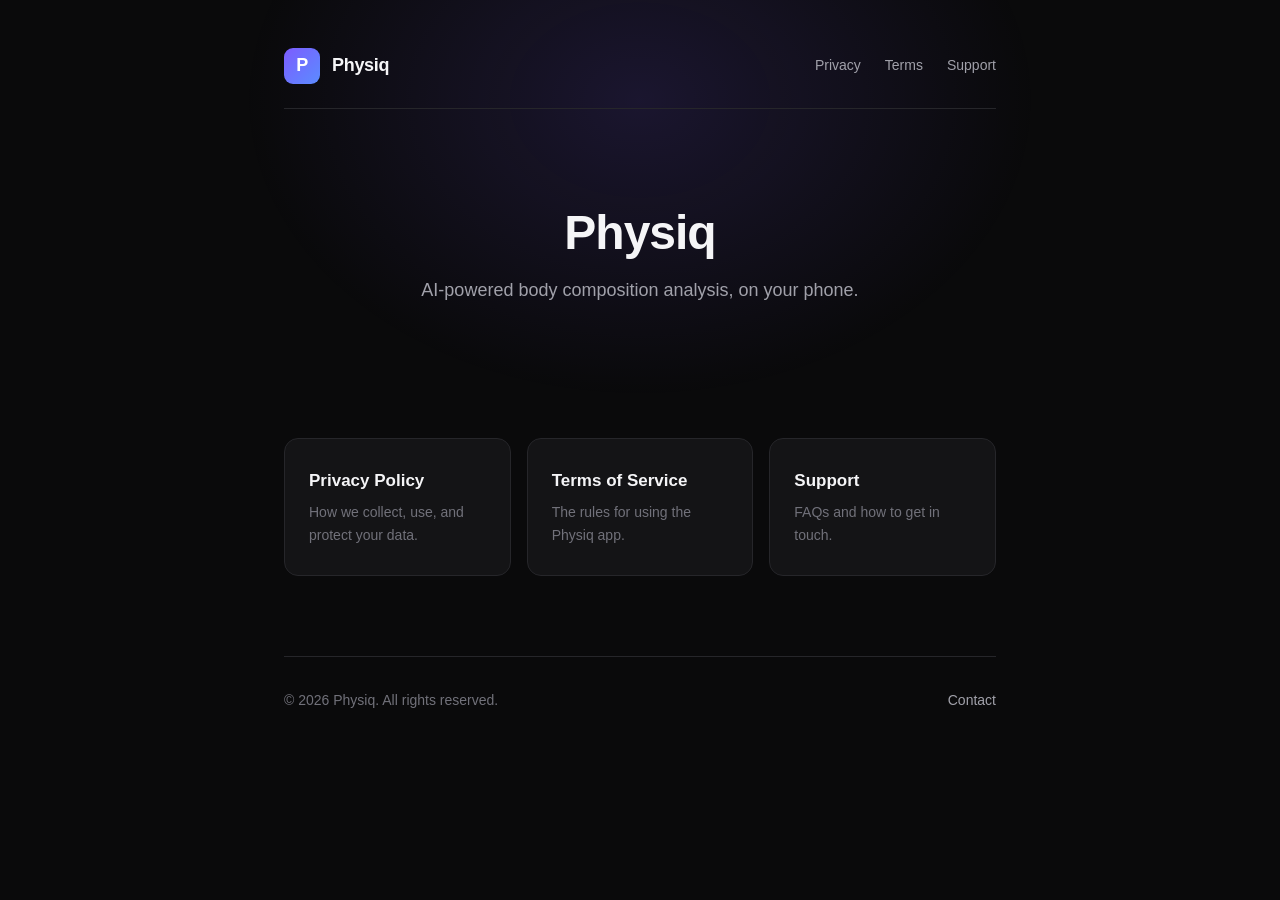
<file: index.html>
<!DOCTYPE html>
<html lang="en">
<head>
  <meta charset="UTF-8" />
  <meta name="viewport" content="width=device-width, initial-scale=1.0" />
  <meta name="description" content="Physiq — AI-powered body composition analysis." />
  <meta name="theme-color" content="#0a0a0b" />
  <title>Physiq</title>
  <link rel="stylesheet" href="styles.css" />
</head>
<body>
  <div class="bg-glow"></div>
  <div class="container">
    <header class="site-header">
      <div class="logo">P</div>
      <div class="brand">Physiq</div>
      <nav class="site-nav">
        <a href="privacy.html">Privacy</a>
        <a href="terms.html">Terms</a>
        <a href="support.html">Support</a>
      </nav>
    </header>

    <div class="hero">
      <h1>Physiq</h1>
      <p>AI-powered body composition analysis, on your phone.</p>
    </div>

    <div class="link-grid">
      <a class="link-card" href="privacy.html">
        <h3>Privacy Policy</h3>
        <p>How we collect, use, and protect your data.</p>
      </a>
      <a class="link-card" href="terms.html">
        <h3>Terms of Service</h3>
        <p>The rules for using the Physiq app.</p>
      </a>
      <a class="link-card" href="support.html">
        <h3>Support</h3>
        <p>FAQs and how to get in touch.</p>
      </a>
    </div>

    <footer>
      <div>© 2026 Physiq. All rights reserved.</div>
      <nav>
        <a href="mailto:stimtroop@gmail.com">Contact</a>
      </nav>
    </footer>
  </div>
</body>
</html>
</file>
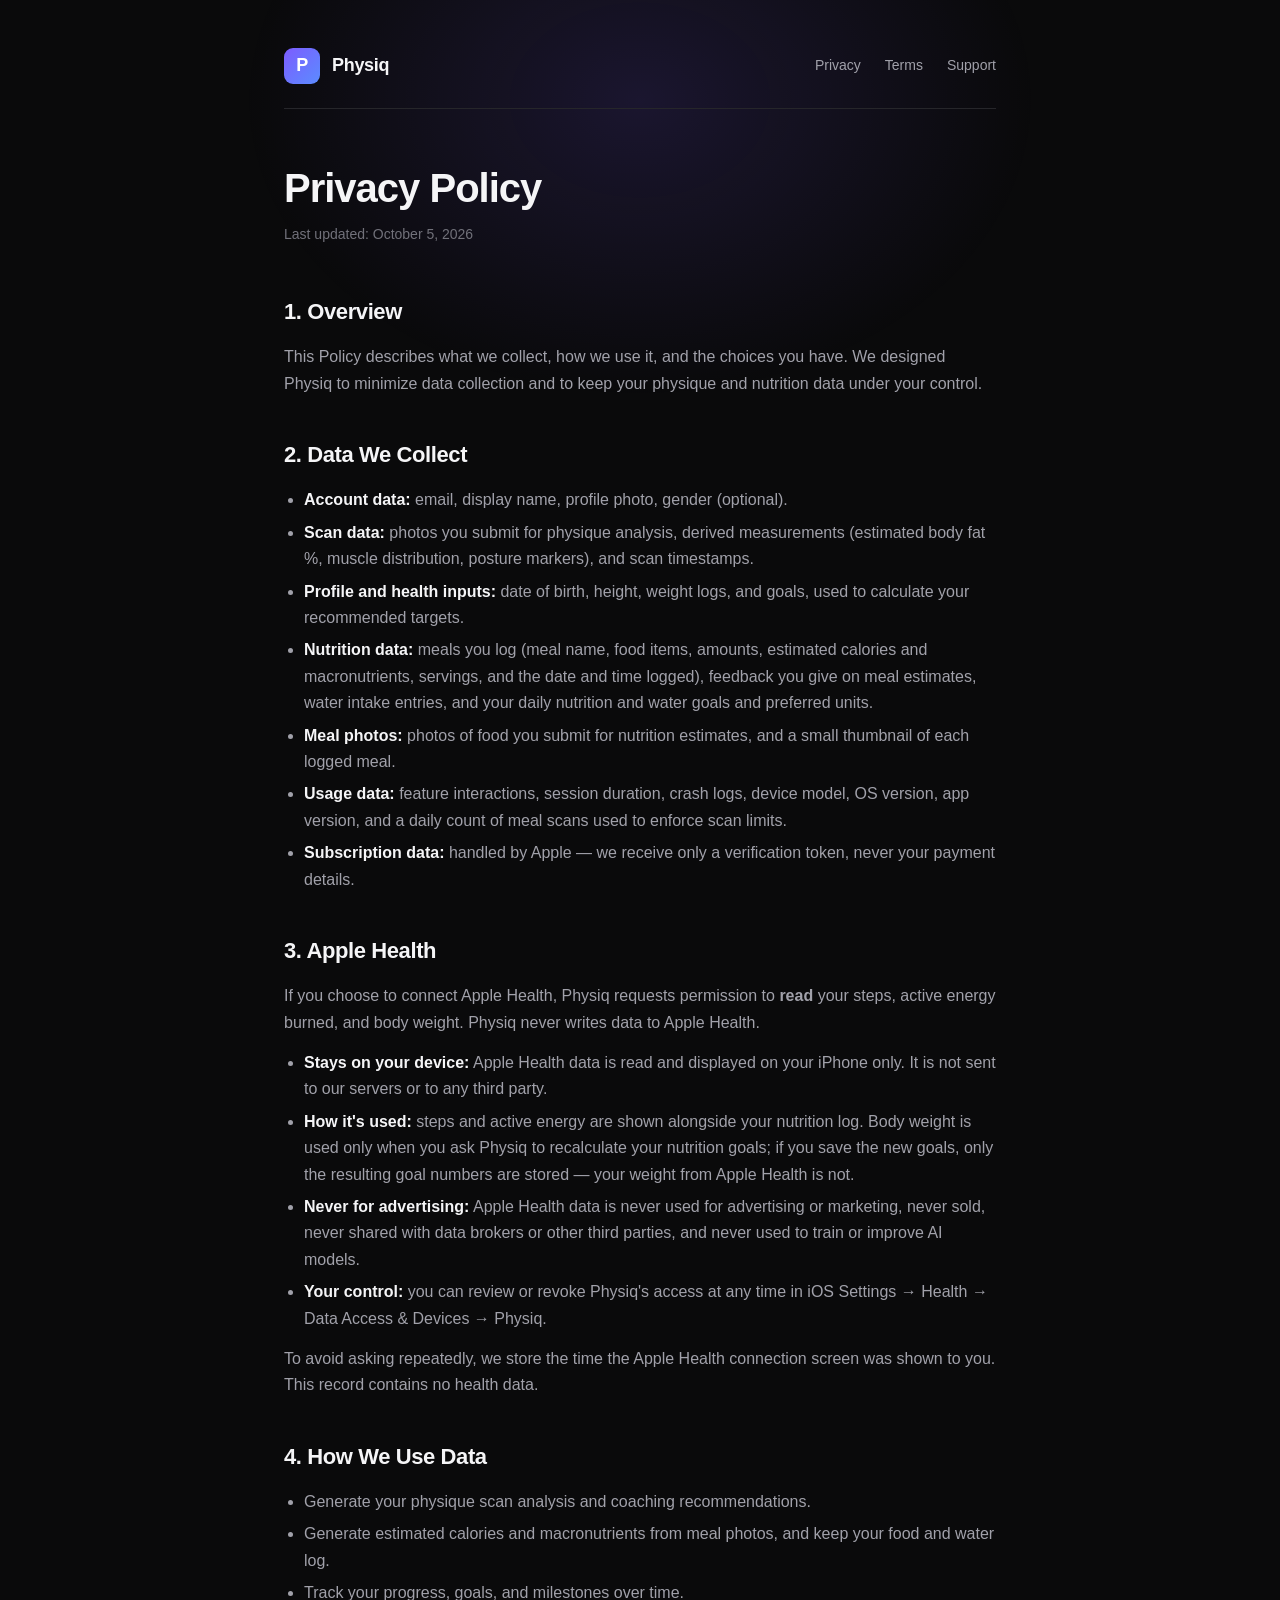
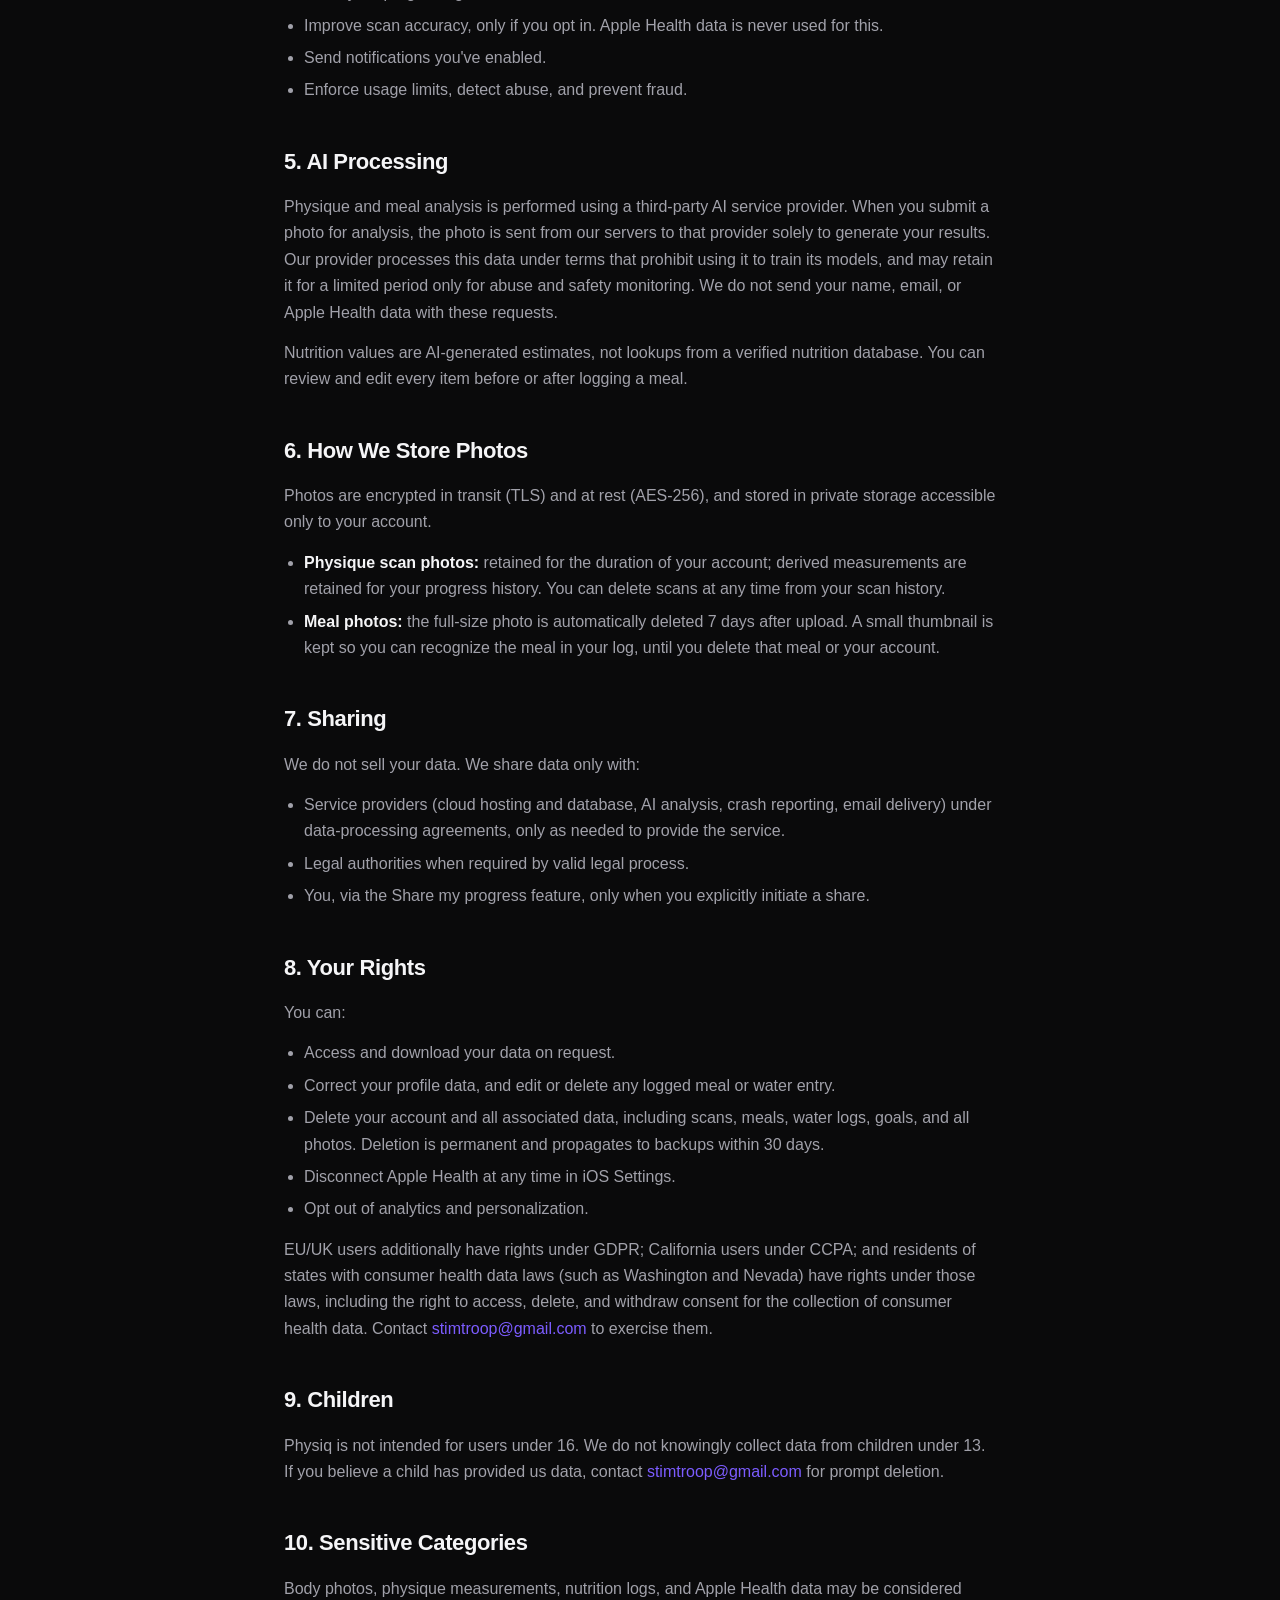
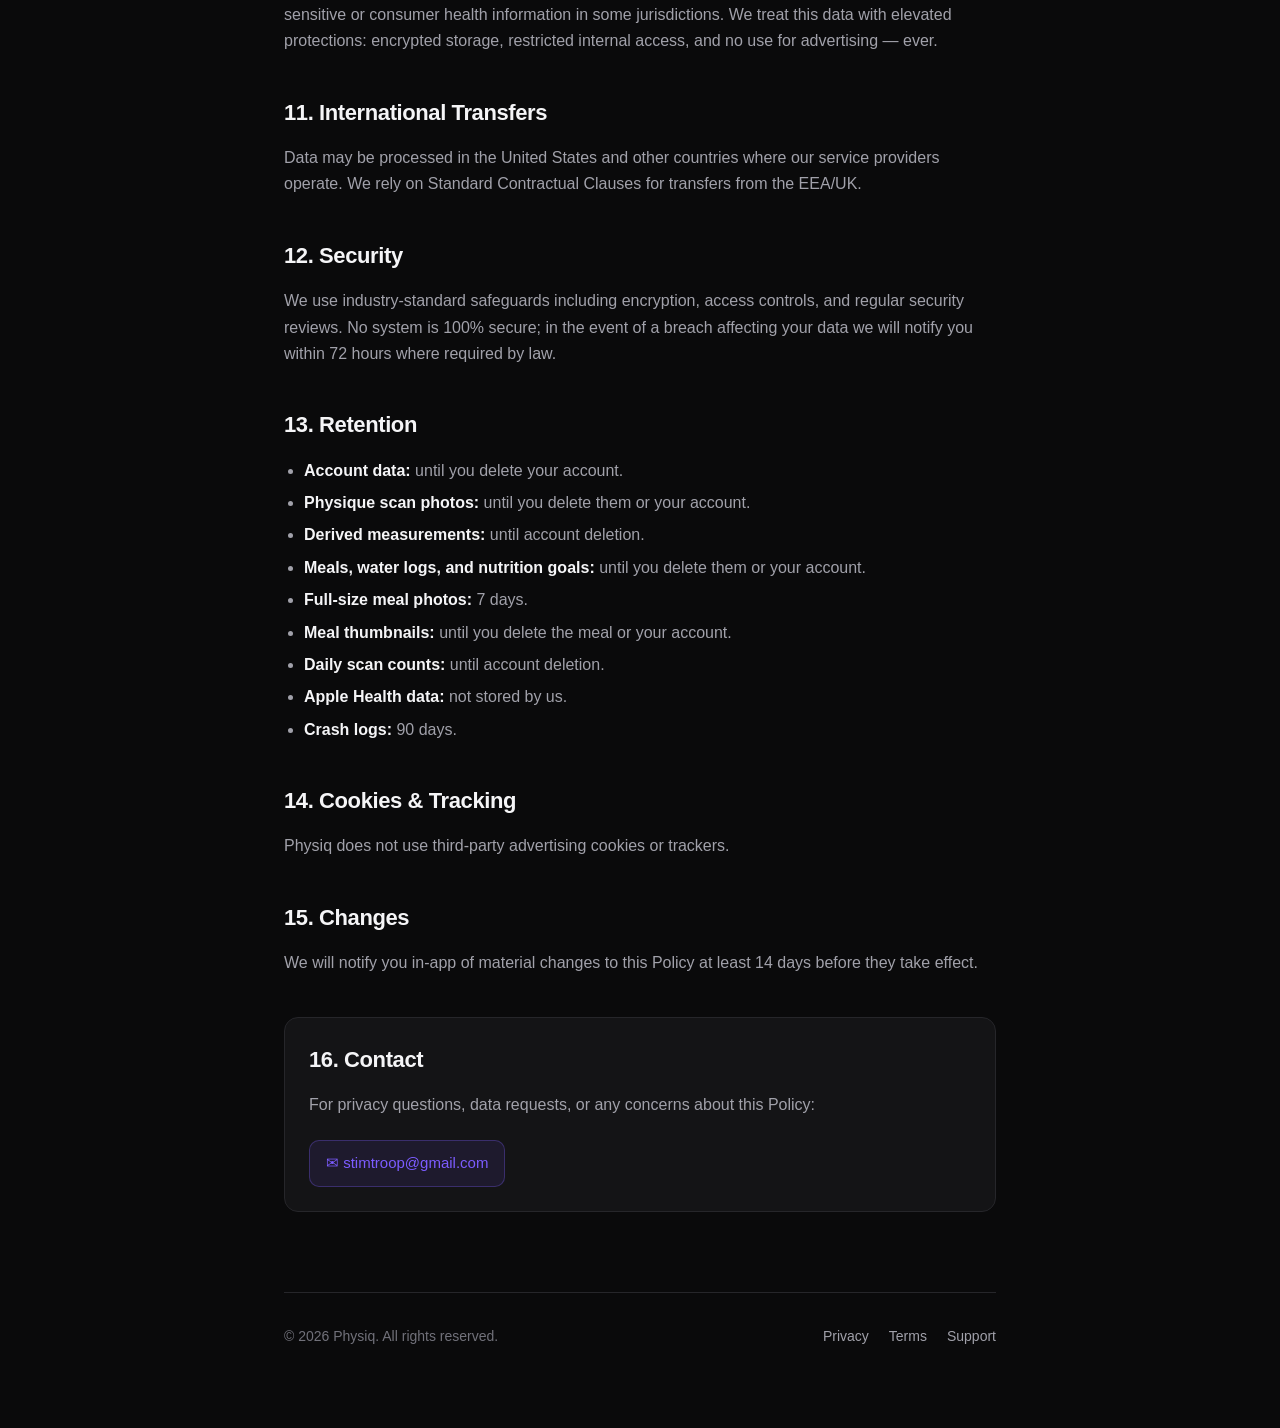
<file: privacy.html>
<!DOCTYPE html>
<html lang="en">
<head>
  <meta charset="UTF-8" />
  <meta name="viewport" content="width=device-width, initial-scale=1.0" />
  <meta name="description" content="Physiq Privacy Policy — how we collect, use, and protect your data." />
  <meta name="theme-color" content="#0a0a0b" />
  <title>Privacy Policy — Physiq</title>
  <link rel="stylesheet" href="styles.css" />
</head>
<body>
  <div class="bg-glow"></div>
  <div class="container">
    <header class="site-header">
      <div class="logo">P</div>
      <div class="brand">Physiq</div>
      <nav class="site-nav">
        <a href="privacy.html">Privacy</a>
        <a href="terms.html">Terms</a>
        <a href="support.html">Support</a>
      </nav>
    </header>

    <h1>Privacy Policy</h1>
    <p class="updated">Last updated: October 5, 2026</p>

    <h2>1. Overview</h2>
    <p>This Policy describes what we collect, how we use it, and the choices you have. We designed Physiq to minimize data collection and to keep your physique and nutrition data under your control.</p>

    <h2>2. Data We Collect</h2>
    <ul>
      <li><strong>Account data:</strong> email, display name, profile photo, gender (optional).</li>
      <li><strong>Scan data:</strong> photos you submit for physique analysis, derived measurements (estimated body fat %, muscle distribution, posture markers), and scan timestamps.</li>
      <li><strong>Profile and health inputs:</strong> date of birth, height, weight logs, and goals, used to calculate your recommended targets.</li>
      <li><strong>Nutrition data:</strong> meals you log (meal name, food items, amounts, estimated calories and macronutrients, servings, and the date and time logged), feedback you give on meal estimates, water intake entries, and your daily nutrition and water goals and preferred units.</li>
      <li><strong>Meal photos:</strong> photos of food you submit for nutrition estimates, and a small thumbnail of each logged meal.</li>
      <li><strong>Usage data:</strong> feature interactions, session duration, crash logs, device model, OS version, app version, and a daily count of meal scans used to enforce scan limits.</li>
      <li><strong>Subscription data:</strong> handled by Apple — we receive only a verification token, never your payment details.</li>
    </ul>

    <h2>3. Apple Health</h2>
    <p>If you choose to connect Apple Health, Physiq requests permission to <strong>read</strong> your steps, active energy burned, and body weight. Physiq never writes data to Apple Health.</p>
    <ul>
      <li><strong>Stays on your device:</strong> Apple Health data is read and displayed on your iPhone only. It is not sent to our servers or to any third party.</li>
      <li><strong>How it's used:</strong> steps and active energy are shown alongside your nutrition log. Body weight is used only when you ask Physiq to recalculate your nutrition goals; if you save the new goals, only the resulting goal numbers are stored — your weight from Apple Health is not.</li>
      <li><strong>Never for advertising:</strong> Apple Health data is never used for advertising or marketing, never sold, never shared with data brokers or other third parties, and never used to train or improve AI models.</li>
      <li><strong>Your control:</strong> you can review or revoke Physiq's access at any time in iOS Settings → Health → Data Access &amp; Devices → Physiq.</li>
    </ul>
    <p>To avoid asking repeatedly, we store the time the Apple Health connection screen was shown to you. This record contains no health data.</p>

    <h2>4. How We Use Data</h2>
    <ul>
      <li>Generate your physique scan analysis and coaching recommendations.</li>
      <li>Generate estimated calories and macronutrients from meal photos, and keep your food and water log.</li>
      <li>Track your progress, goals, and milestones over time.</li>
      <li>Improve scan accuracy, only if you opt in. Apple Health data is never used for this.</li>
      <li>Send notifications you've enabled.</li>
      <li>Enforce usage limits, detect abuse, and prevent fraud.</li>
    </ul>

    <h2>5. AI Processing</h2>
    <p>Physique and meal analysis is performed using a third-party AI service provider. When you submit a photo for analysis, the photo is sent from our servers to that provider solely to generate your results. Our provider processes this data under terms that prohibit using it to train its models, and may retain it for a limited period only for abuse and safety monitoring. We do not send your name, email, or Apple Health data with these requests.</p>
    <p>Nutrition values are AI-generated estimates, not lookups from a verified nutrition database. You can review and edit every item before or after logging a meal.</p>

    <h2>6. How We Store Photos</h2>
    <p>Photos are encrypted in transit (TLS) and at rest (AES-256), and stored in private storage accessible only to your account.</p>
    <ul>
      <li><strong>Physique scan photos:</strong> retained for the duration of your account; derived measurements are retained for your progress history. You can delete scans at any time from your scan history.</li>
      <li><strong>Meal photos:</strong> the full-size photo is automatically deleted 7 days after upload. A small thumbnail is kept so you can recognize the meal in your log, until you delete that meal or your account.</li>
    </ul>

    <h2>7. Sharing</h2>
    <p>We do not sell your data. We share data only with:</p>
    <ul>
      <li>Service providers (cloud hosting and database, AI analysis, crash reporting, email delivery) under data-processing agreements, only as needed to provide the service.</li>
      <li>Legal authorities when required by valid legal process.</li>
      <li>You, via the Share my progress feature, only when you explicitly initiate a share.</li>
    </ul>

    <h2>8. Your Rights</h2>
    <p>You can:</p>
    <ul>
      <li>Access and download your data on request.</li>
      <li>Correct your profile data, and edit or delete any logged meal or water entry.</li>
      <li>Delete your account and all associated data, including scans, meals, water logs, goals, and all photos. Deletion is permanent and propagates to backups within 30 days.</li>
      <li>Disconnect Apple Health at any time in iOS Settings.</li>
      <li>Opt out of analytics and personalization.</li>
    </ul>
    <p>EU/UK users additionally have rights under GDPR; California users under CCPA; and residents of states with consumer health data laws (such as Washington and Nevada) have rights under those laws, including the right to access, delete, and withdraw consent for the collection of consumer health data. Contact <a href="mailto:stimtroop@gmail.com">stimtroop@gmail.com</a> to exercise them.</p>

    <h2>9. Children</h2>
    <p>Physiq is not intended for users under 16. We do not knowingly collect data from children under 13. If you believe a child has provided us data, contact <a href="mailto:stimtroop@gmail.com">stimtroop@gmail.com</a> for prompt deletion.</p>

    <h2>10. Sensitive Categories</h2>
    <p>Body photos, physique measurements, nutrition logs, and Apple Health data may be considered sensitive or consumer health information in some jurisdictions. We treat this data with elevated protections: encrypted storage, restricted internal access, and no use for advertising — ever.</p>

    <h2>11. International Transfers</h2>
    <p>Data may be processed in the United States and other countries where our service providers operate. We rely on Standard Contractual Clauses for transfers from the EEA/UK.</p>

    <h2>12. Security</h2>
    <p>We use industry-standard safeguards including encryption, access controls, and regular security reviews. No system is 100% secure; in the event of a breach affecting your data we will notify you within 72 hours where required by law.</p>

    <h2>13. Retention</h2>
    <ul>
      <li><strong>Account data:</strong> until you delete your account.</li>
      <li><strong>Physique scan photos:</strong> until you delete them or your account.</li>
      <li><strong>Derived measurements:</strong> until account deletion.</li>
      <li><strong>Meals, water logs, and nutrition goals:</strong> until you delete them or your account.</li>
      <li><strong>Full-size meal photos:</strong> 7 days.</li>
      <li><strong>Meal thumbnails:</strong> until you delete the meal or your account.</li>
      <li><strong>Daily scan counts:</strong> until account deletion.</li>
      <li><strong>Apple Health data:</strong> not stored by us.</li>
      <li><strong>Crash logs:</strong> 90 days.</li>
    </ul>

    <h2>14. Cookies &amp; Tracking</h2>
    <p>Physiq does not use third-party advertising cookies or trackers.</p>

    <h2>15. Changes</h2>
    <p>We will notify you in-app of material changes to this Policy at least 14 days before they take effect.</p>

    <div class="contact-card">
      <h2>16. Contact</h2>
      <p>For privacy questions, data requests, or any concerns about this Policy:</p>
      <a class="email-link" href="mailto:stimtroop@gmail.com">✉ stimtroop@gmail.com</a>
    </div>

    <footer>
      <div>© 2026 Physiq. All rights reserved.</div>
      <nav>
        <a href="privacy.html">Privacy</a>
        <a href="terms.html">Terms</a>
        <a href="support.html">Support</a>
      </nav>
    </footer>
  </div>
</body>
</html>
</file>
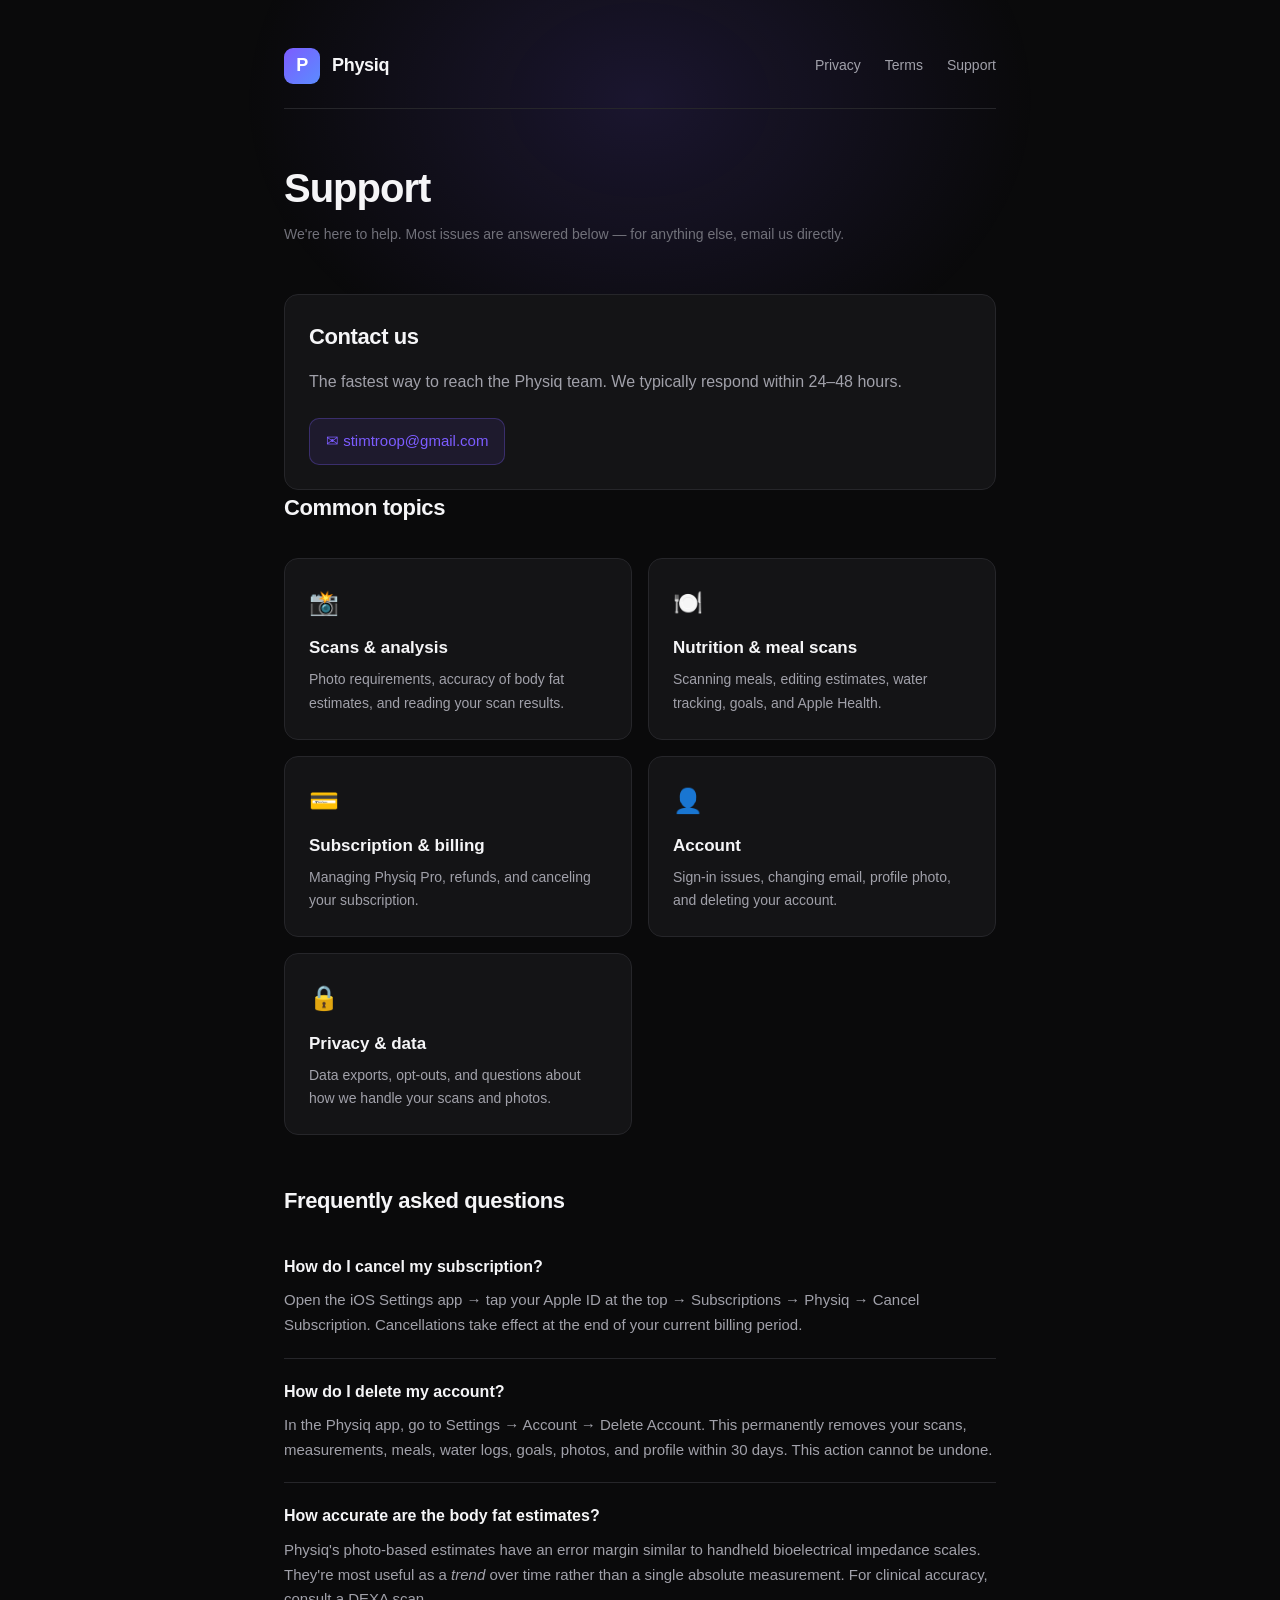
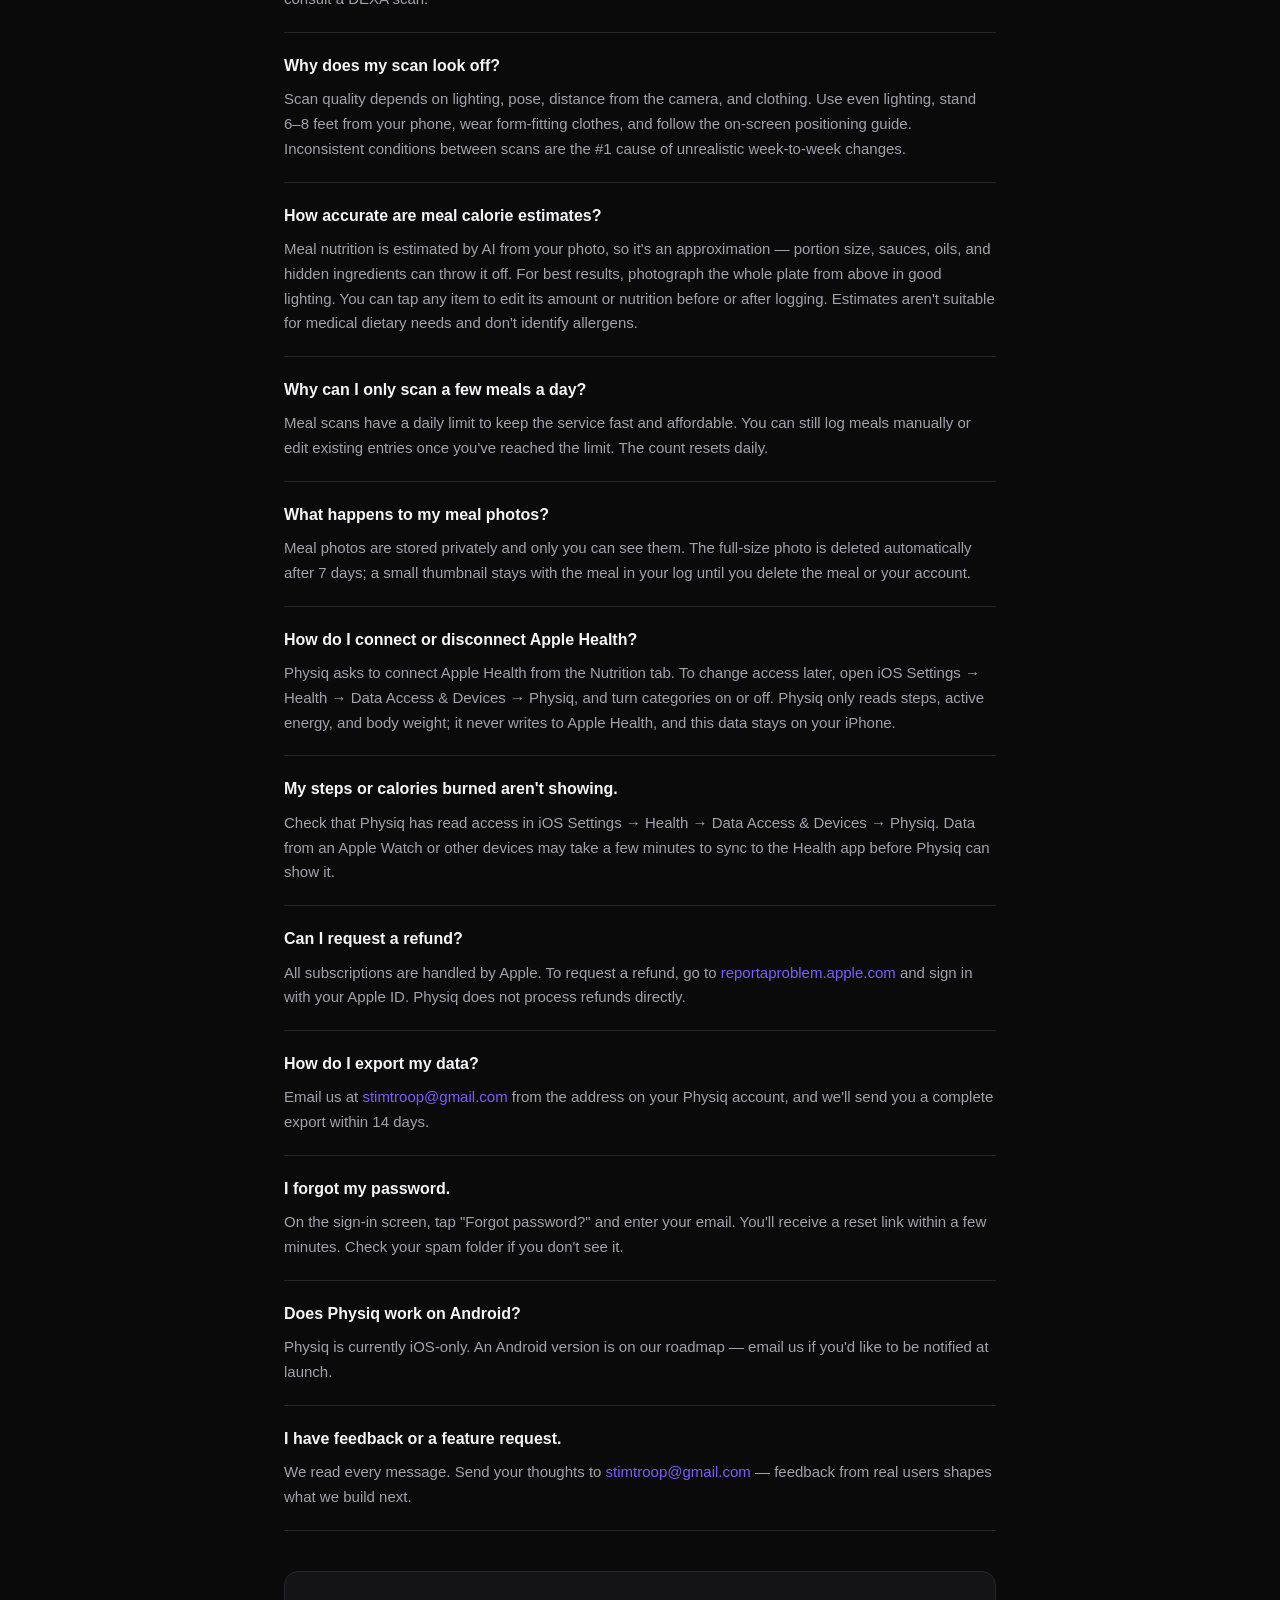
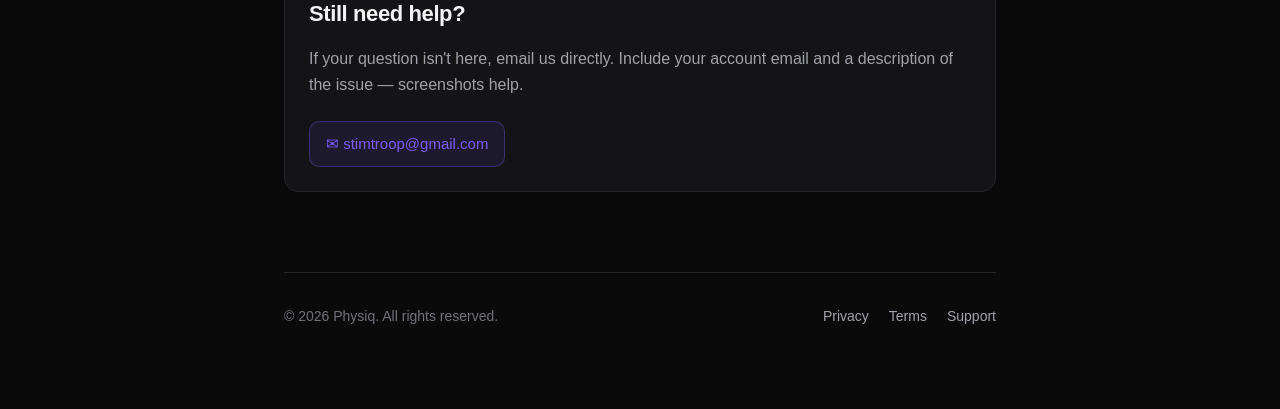
<file: support.html>
<!DOCTYPE html>
<html lang="en">
<head>
  <meta charset="UTF-8" />
  <meta name="viewport" content="width=device-width, initial-scale=1.0" />
  <meta name="description" content="Physiq Support — get help with your account, scans, nutrition, subscription, and more." />
  <meta name="theme-color" content="#0a0a0b" />
  <title>Support — Physiq</title>
  <link rel="stylesheet" href="styles.css" />
</head>
<body>
  <div class="bg-glow"></div>
  <div class="container">
    <header class="site-header">
      <div class="logo">P</div>
      <div class="brand">Physiq</div>
      <nav class="site-nav">
        <a href="privacy.html">Privacy</a>
        <a href="terms.html">Terms</a>
        <a href="support.html">Support</a>
      </nav>
    </header>

    <h1>Support</h1>
    <p class="updated">We're here to help. Most issues are answered below — for anything else, email us directly.</p>

    <div class="contact-card" style="margin-top: 32px;">
      <h2 style="margin-top: 0;">Contact us</h2>
      <p>The fastest way to reach the Physiq team. We typically respond within 24–48 hours.</p>
      <a class="email-link" href="mailto:stimtroop@gmail.com?subject=Physiq%20support">✉ stimtroop@gmail.com</a>
    </div>

    <h2>Common topics</h2>
    <div class="support-grid">
      <div class="support-card">
        <span class="icon">📸</span>
        <h3>Scans &amp; analysis</h3>
        <p>Photo requirements, accuracy of body fat estimates, and reading your scan results.</p>
      </div>
      <div class="support-card">
        <span class="icon">🍽️</span>
        <h3>Nutrition &amp; meal scans</h3>
        <p>Scanning meals, editing estimates, water tracking, goals, and Apple Health.</p>
      </div>
      <div class="support-card">
        <span class="icon">💳</span>
        <h3>Subscription &amp; billing</h3>
        <p>Managing Physiq Pro, refunds, and canceling your subscription.</p>
      </div>
      <div class="support-card">
        <span class="icon">👤</span>
        <h3>Account</h3>
        <p>Sign-in issues, changing email, profile photo, and deleting your account.</p>
      </div>
      <div class="support-card">
        <span class="icon">🔒</span>
        <h3>Privacy &amp; data</h3>
        <p>Data exports, opt-outs, and questions about how we handle your scans and photos.</p>
      </div>
    </div>

    <h2>Frequently asked questions</h2>

    <div class="faq-item">
      <h3>How do I cancel my subscription?</h3>
      <p>Open the iOS Settings app → tap your Apple ID at the top → Subscriptions → Physiq → Cancel Subscription. Cancellations take effect at the end of your current billing period.</p>
    </div>

    <div class="faq-item">
      <h3>How do I delete my account?</h3>
      <p>In the Physiq app, go to Settings → Account → Delete Account. This permanently removes your scans, measurements, meals, water logs, goals, photos, and profile within 30 days. This action cannot be undone.</p>
    </div>

    <div class="faq-item">
      <h3>How accurate are the body fat estimates?</h3>
      <p>Physiq's photo-based estimates have an error margin similar to handheld bioelectrical impedance scales. They're most useful as a <em>trend</em> over time rather than a single absolute measurement. For clinical accuracy, consult a DEXA scan.</p>
    </div>

    <div class="faq-item">
      <h3>Why does my scan look off?</h3>
      <p>Scan quality depends on lighting, pose, distance from the camera, and clothing. Use even lighting, stand 6–8 feet from your phone, wear form-fitting clothes, and follow the on-screen positioning guide. Inconsistent conditions between scans are the #1 cause of unrealistic week-to-week changes.</p>
    </div>

    <div class="faq-item">
      <h3>How accurate are meal calorie estimates?</h3>
      <p>Meal nutrition is estimated by AI from your photo, so it's an approximation — portion size, sauces, oils, and hidden ingredients can throw it off. For best results, photograph the whole plate from above in good lighting. You can tap any item to edit its amount or nutrition before or after logging. Estimates aren't suitable for medical dietary needs and don't identify allergens.</p>
    </div>

    <div class="faq-item">
      <h3>Why can I only scan a few meals a day?</h3>
      <p>Meal scans have a daily limit to keep the service fast and affordable. You can still log meals manually or edit existing entries once you've reached the limit. The count resets daily.</p>
    </div>

    <div class="faq-item">
      <h3>What happens to my meal photos?</h3>
      <p>Meal photos are stored privately and only you can see them. The full-size photo is deleted automatically after 7 days; a small thumbnail stays with the meal in your log until you delete the meal or your account.</p>
    </div>

    <div class="faq-item">
      <h3>How do I connect or disconnect Apple Health?</h3>
      <p>Physiq asks to connect Apple Health from the Nutrition tab. To change access later, open iOS Settings → Health → Data Access &amp; Devices → Physiq, and turn categories on or off. Physiq only reads steps, active energy, and body weight; it never writes to Apple Health, and this data stays on your iPhone.</p>
    </div>

    <div class="faq-item">
      <h3>My steps or calories burned aren't showing.</h3>
      <p>Check that Physiq has read access in iOS Settings → Health → Data Access &amp; Devices → Physiq. Data from an Apple Watch or other devices may take a few minutes to sync to the Health app before Physiq can show it.</p>
    </div>

    <div class="faq-item">
      <h3>Can I request a refund?</h3>
      <p>All subscriptions are handled by Apple. To request a refund, go to <a href="https://reportaproblem.apple.com" target="_blank" rel="noopener">reportaproblem.apple.com</a> and sign in with your Apple ID. Physiq does not process refunds directly.</p>
    </div>

    <div class="faq-item">
      <h3>How do I export my data?</h3>
      <p>Email us at <a href="mailto:stimtroop@gmail.com">stimtroop@gmail.com</a> from the address on your Physiq account, and we'll send you a complete export within 14 days.</p>
    </div>

    <div class="faq-item">
      <h3>I forgot my password.</h3>
      <p>On the sign-in screen, tap "Forgot password?" and enter your email. You'll receive a reset link within a few minutes. Check your spam folder if you don't see it.</p>
    </div>

    <div class="faq-item">
      <h3>Does Physiq work on Android?</h3>
      <p>Physiq is currently iOS-only. An Android version is on our roadmap — email us if you'd like to be notified at launch.</p>
    </div>

    <div class="faq-item">
      <h3>I have feedback or a feature request.</h3>
      <p>We read every message. Send your thoughts to <a href="mailto:stimtroop@gmail.com?subject=Physiq%20feedback">stimtroop@gmail.com</a> — feedback from real users shapes what we build next.</p>
    </div>

    <div class="contact-card">
      <h2>Still need help?</h2>
      <p>If your question isn't here, email us directly. Include your account email and a description of the issue — screenshots help.</p>
      <a class="email-link" href="mailto:stimtroop@gmail.com?subject=Physiq%20support">✉ stimtroop@gmail.com</a>
    </div>

    <footer>
      <div>© 2026 Physiq. All rights reserved.</div>
      <nav>
        <a href="privacy.html">Privacy</a>
        <a href="terms.html">Terms</a>
        <a href="support.html">Support</a>
      </nav>
    </footer>
  </div>
</body>
</html>
</file>
<file: styles.css>
:root {
  --bg: #0a0a0b;
  --bg-elevated: #141416;
  --border: #26262a;
  --text: #f5f5f7;
  --text-secondary: #a1a1aa;
  --text-muted: #71717a;
  --accent: #7c5cff;
  --accent-glow: rgba(124, 92, 255, 0.15);
  --max-width: 760px;
}

* {
  box-sizing: border-box;
  margin: 0;
  padding: 0;
}

html {
  scroll-behavior: smooth;
  -webkit-text-size-adjust: 100%;
}

body {
  font-family: -apple-system, BlinkMacSystemFont, "SF Pro Text", "Segoe UI", Roboto, "Helvetica Neue", Arial, sans-serif;
  background: var(--bg);
  color: var(--text);
  line-height: 1.65;
  font-size: 16px;
  -webkit-font-smoothing: antialiased;
  -moz-osx-font-smoothing: grayscale;
  min-height: 100vh;
}

.bg-glow {
  position: fixed;
  top: -200px;
  left: 50%;
  transform: translateX(-50%);
  width: 800px;
  height: 600px;
  background: radial-gradient(ellipse at center, var(--accent-glow) 0%, transparent 70%);
  pointer-events: none;
  z-index: 0;
}

.container {
  position: relative;
  z-index: 1;
  max-width: var(--max-width);
  margin: 0 auto;
  padding: 48px 24px 80px;
}

header.site-header {
  display: flex;
  align-items: center;
  gap: 12px;
  margin-bottom: 56px;
  padding-bottom: 24px;
  border-bottom: 1px solid var(--border);
}

.logo {
  width: 36px;
  height: 36px;
  border-radius: 9px;
  background: linear-gradient(135deg, #7c5cff 0%, #5b8cff 100%);
  display: flex;
  align-items: center;
  justify-content: center;
  font-weight: 700;
  font-size: 18px;
  color: white;
  letter-spacing: -0.5px;
}

.brand {
  font-size: 18px;
  font-weight: 600;
  letter-spacing: -0.3px;
}

nav.site-nav {
  margin-left: auto;
  display: flex;
  gap: 24px;
}

nav.site-nav a {
  color: var(--text-secondary);
  text-decoration: none;
  font-size: 14px;
  transition: color 0.15s ease;
}

nav.site-nav a:hover {
  color: var(--text);
}

h1 {
  font-size: 40px;
  font-weight: 700;
  letter-spacing: -1px;
  line-height: 1.15;
  margin-bottom: 12px;
}

.updated {
  color: var(--text-muted);
  font-size: 14px;
  margin-bottom: 48px;
}

h2 {
  font-size: 22px;
  font-weight: 600;
  letter-spacing: -0.4px;
  margin-top: 40px;
  margin-bottom: 14px;
  color: var(--text);
}

h2:first-of-type {
  margin-top: 0;
}

h3 {
  font-size: 16px;
  font-weight: 600;
  margin-top: 20px;
  margin-bottom: 8px;
  color: var(--text);
}

p {
  margin-bottom: 14px;
  color: var(--text-secondary);
}

ul {
  margin-bottom: 14px;
  padding-left: 20px;
}

li {
  margin-bottom: 6px;
  color: var(--text-secondary);
}

li strong {
  color: var(--text);
  font-weight: 600;
}

a {
  color: var(--accent);
  text-decoration: none;
  transition: opacity 0.15s ease;
}

a:hover {
  opacity: 0.8;
  text-decoration: underline;
}

.contact-card {
  margin-top: 40px;
  padding: 24px;
  background: var(--bg-elevated);
  border: 1px solid var(--border);
  border-radius: 14px;
}

.contact-card h2 {
  margin-top: 0;
}

.email-link {
  display: inline-flex;
  align-items: center;
  gap: 8px;
  margin-top: 8px;
  padding: 10px 16px;
  background: rgba(124, 92, 255, 0.1);
  border: 1px solid rgba(124, 92, 255, 0.3);
  border-radius: 10px;
  color: var(--accent);
  font-weight: 500;
  font-size: 15px;
  transition: all 0.15s ease;
}

.email-link:hover {
  background: rgba(124, 92, 255, 0.15);
  text-decoration: none;
  opacity: 1;
}

footer {
  margin-top: 80px;
  padding-top: 32px;
  border-top: 1px solid var(--border);
  display: flex;
  justify-content: space-between;
  align-items: center;
  flex-wrap: wrap;
  gap: 16px;
  font-size: 14px;
  color: var(--text-muted);
}

footer nav {
  display: flex;
  gap: 20px;
}

footer nav a {
  color: var(--text-secondary);
}

/* Support page specific */
.support-grid {
  display: grid;
  grid-template-columns: 1fr;
  gap: 16px;
  margin: 32px 0 48px;
}

@media (min-width: 600px) {
  .support-grid {
    grid-template-columns: 1fr 1fr;
  }
}

.support-card {
  padding: 24px;
  background: var(--bg-elevated);
  border: 1px solid var(--border);
  border-radius: 14px;
}

.support-card .icon {
  font-size: 24px;
  margin-bottom: 12px;
  display: block;
}

.support-card h3 {
  font-size: 17px;
  margin-top: 0;
  margin-bottom: 6px;
}

.support-card p {
  font-size: 14px;
  margin-bottom: 0;
}

.faq-item {
  padding: 20px 0;
  border-bottom: 1px solid var(--border);
}

.faq-item:last-child {
  border-bottom: none;
}

.faq-item h3 {
  margin-top: 0;
  margin-bottom: 8px;
  font-size: 16px;
}

.faq-item p {
  font-size: 15px;
  margin-bottom: 0;
}

/* Home page specific */
.hero {
  text-align: center;
  padding: 40px 0 60px;
}

.hero h1 {
  font-size: 48px;
  margin-bottom: 16px;
}

.hero p {
  font-size: 18px;
  max-width: 520px;
  margin: 0 auto 32px;
}

.link-grid {
  display: grid;
  grid-template-columns: 1fr;
  gap: 16px;
  margin-top: 40px;
}

@media (min-width: 600px) {
  .link-grid {
    grid-template-columns: repeat(3, 1fr);
  }
}

.link-card {
  display: block;
  padding: 28px 24px;
  background: var(--bg-elevated);
  border: 1px solid var(--border);
  border-radius: 14px;
  text-decoration: none;
  color: var(--text);
  transition: all 0.2s ease;
}

.link-card:hover {
  border-color: var(--accent);
  transform: translateY(-2px);
  text-decoration: none;
  opacity: 1;
}

.link-card h3 {
  margin-top: 0;
  margin-bottom: 6px;
  font-size: 17px;
}

.link-card p {
  font-size: 14px;
  margin-bottom: 0;
  color: var(--text-muted);
}

@media (max-width: 600px) {
  .container {
    padding: 32px 20px 60px;
  }

  h1 {
    font-size: 32px;
  }

  .hero h1 {
    font-size: 36px;
  }

  h2 {
    font-size: 20px;
  }

  nav.site-nav {
    gap: 16px;
  }

  nav.site-nav a {
    font-size: 13px;
  }
}
</file>
